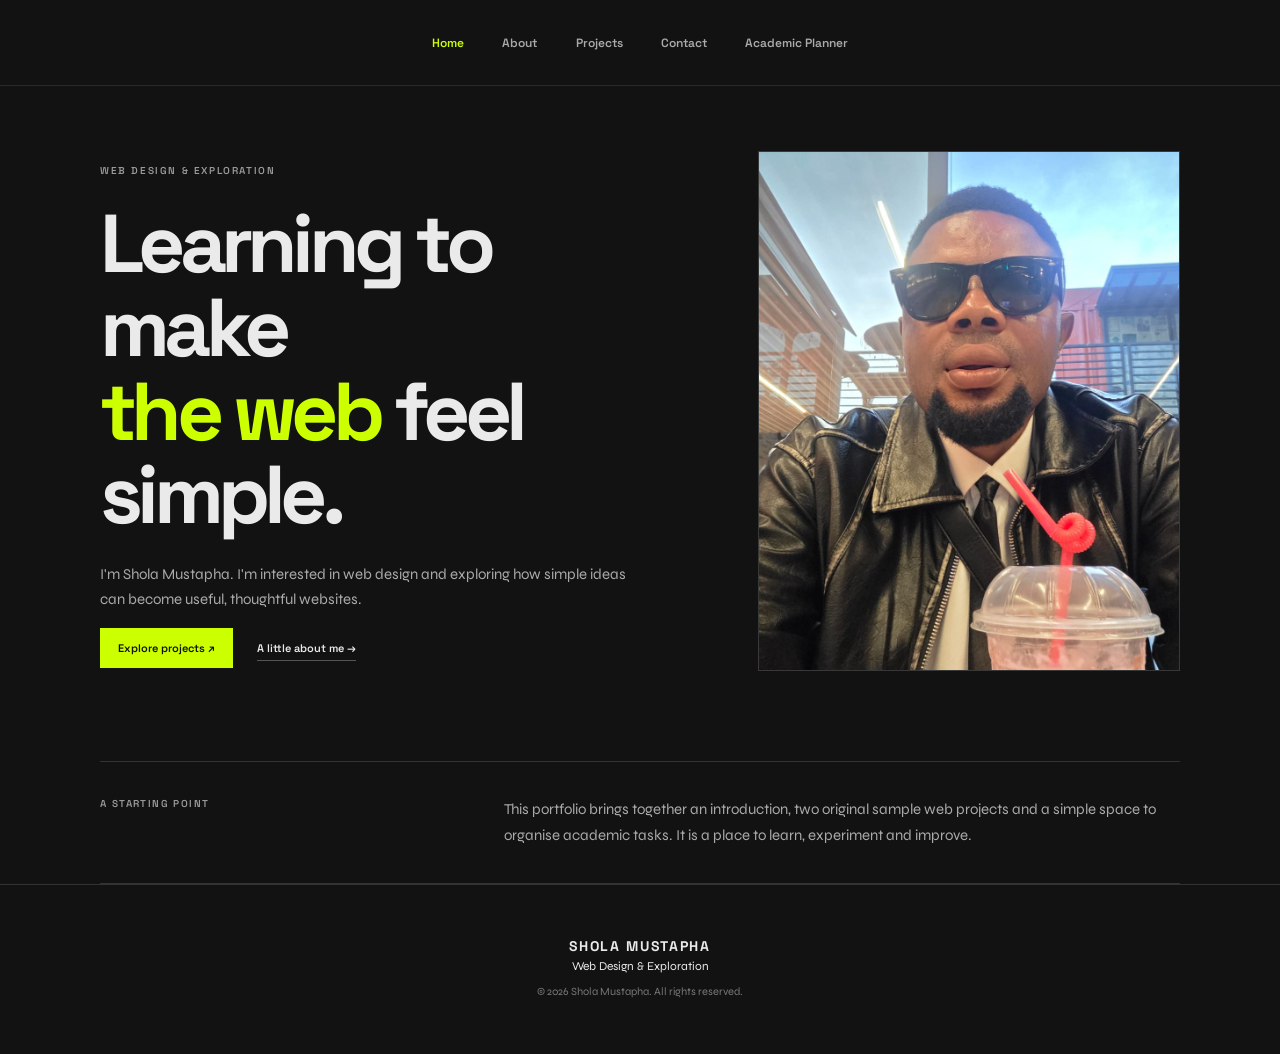
<file: index.html>
<!doctype html>
<html lang="en">
  <head>
    <meta charset="utf-8" />
    <meta name="viewport" content="width=device-width, initial-scale=1" />
    <meta name="theme-color" content="#121212" />
    <link rel="icon" type="image/svg+xml" href="assets/favicon.svg" />
    <link rel="preconnect" href="https://fonts.googleapis.com" />
    <link rel="preconnect" href="https://fonts.gstatic.com" crossorigin />
    <link
      href="https://fonts.googleapis.com/css2?family=Space+Grotesk:wght@400;500;600;700&family=Syne:wght@400;500;600;700&display=swap"
      rel="stylesheet"
    />
    <link rel="stylesheet" href="style.css" />
    <title>Home | Shola Mustapha</title>
  </head>
  <body>
    <header class="site-header">
      <nav class="main-nav" aria-label="Main navigation">
        <a class="active" href="index.html">Home</a
        ><a href="about.html">About</a><a href="projects.html">Projects</a
        ><a href="contact.html">Contact</a
        ><a href="academic-planner.html">Academic Planner</a>
      </nav>
    </header>
    <main class="wrap">
      <section class="hero">
        <div>
          <p class="eyebrow">WEB DESIGN &amp; EXPLORATION</p>
          <h1>Learning to make<br /><em>the web</em> feel simple.</h1>
          <p class="lead">
            I'm Shola Mustapha. I'm interested in web design and exploring how
            simple ideas can become useful, thoughtful websites.
          </p>
          <a class="button lime" href="projects.html">Explore projects ↗</a
          ><a class="underlink" href="about.html">A little about me →</a>
        </div>
        <div class="hero-photo">
          <img
            src="assets/shola-profile.jpeg"
            alt="Portrait of Shola Mustapha"
          />
        </div>
      </section>
      <section class="intro">
        <span> A STARTING POINT </span>
        <p>
          This portfolio brings together an introduction, two original sample
          web projects and a simple space to organise academic tasks. It is a
          place to learn, experiment and improve.
        </p>
      </section>
    </main>
    <footer class="site-footer">
      <strong>SHOLA MUSTAPHA</strong><span>Web Design &amp; Exploration</span
      ><small>© 2026 Shola Mustapha. All rights reserved.</small>
    </footer>
    <script src="script.js"></script>
  </body>
</html>
</file>
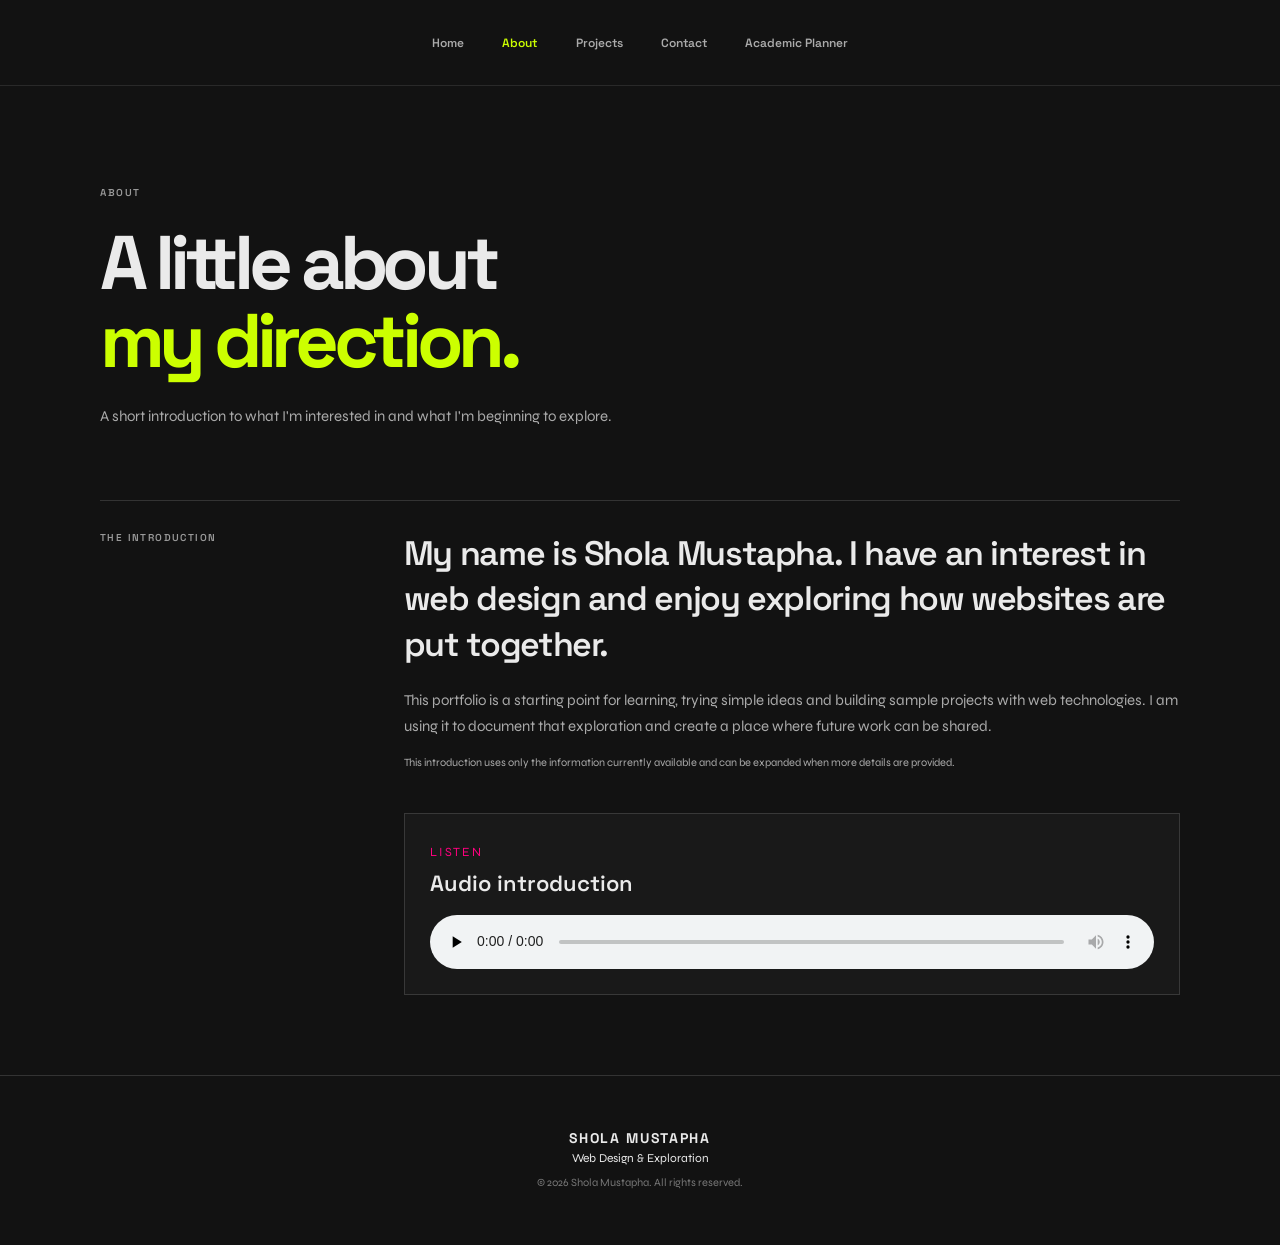
<file: about.html>
<!doctype html>
<html lang="en">
  <head>
    <meta charset="utf-8" />
    <meta name="viewport" content="width=device-width, initial-scale=1" />
    <meta name="theme-color" content="#121212" />
    <link rel="icon" type="image/svg+xml" href="assets/favicon.svg" />
    <link rel="preconnect" href="https://fonts.googleapis.com" />
    <link rel="preconnect" href="https://fonts.gstatic.com" crossorigin />
    <link
      href="https://fonts.googleapis.com/css2?family=Space+Grotesk:wght@400;500;600;700&family=Syne:wght@400;500;600;700&display=swap"
      rel="stylesheet"
    />
    <link rel="stylesheet" href="style.css" />
    <title>About | Shola Mustapha</title>
  </head>
  <body>
    <header class="site-header">
      <nav class="main-nav" aria-label="Main navigation">
        <a href="index.html">Home</a
        ><a class="active" href="about.html">About</a
        ><a href="projects.html">Projects</a><a href="contact.html">Contact</a
        ><a href="academic-planner.html">Academic Planner</a>
      </nav>
    </header>
    <main class="wrap">
      <section class="page-intro">
        <p class="eyebrow">ABOUT</p>
        <h1>A little about<br /><em>my direction.</em></h1>
        <p class="lead">
          A short introduction to what I'm interested in and what I'm beginning
          to explore.
        </p>
      </section>
      <section class="content-grid">
        <small> THE INTRODUCTION</small>
        <div>
          <h2>
            My name is Shola Mustapha. I have an interest in web design and
            enjoy exploring how websites are put together.
          </h2>
          <p>
            This portfolio is a starting point for learning, trying simple ideas
            and building sample projects with web technologies. I am using it to
            document that exploration and create a place where future work can
            be shared.
          </p>
          <p class="muted">
            This introduction uses only the information currently available and
            can be expanded when more details are provided.
          </p>
          <div class="audio-panel">
            <small>LISTEN</small>
            <h3>Audio introduction</h3>
            <audio class="personal-audio" controls preload="none">
              <source src="assets/shola-audio.ogg" type="audio/ogg" />
              Your browser does not support audio playback.
            </audio>
          </div>
        </div>
      </section>
    </main>
    <footer class="site-footer">
      <strong>SHOLA MUSTAPHA</strong><span>Web Design &amp; Exploration</span
      ><small>© 2026 Shola Mustapha. All rights reserved.</small>
    </footer>
    <script src="script.js"></script>
  </body>
</html>
</file>
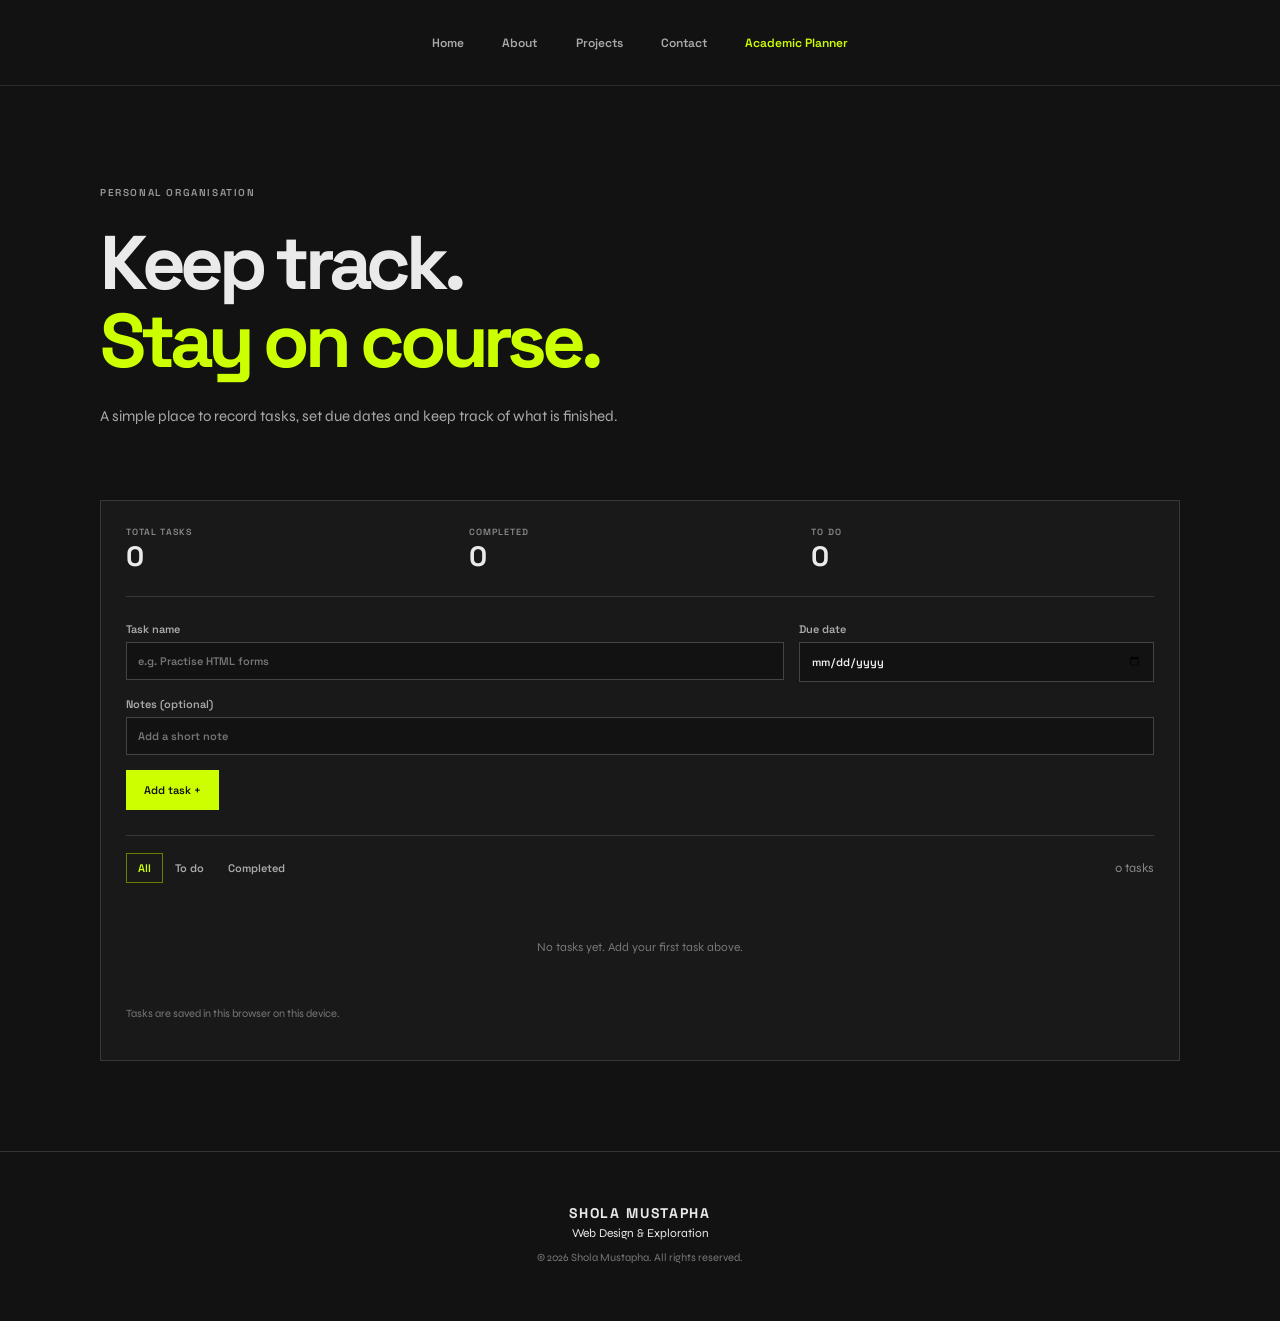
<file: academic-planner.html>
<!doctype html>
<html lang="en">
  <head>
    <meta charset="utf-8" />
    <meta name="viewport" content="width=device-width, initial-scale=1" />
    <meta name="theme-color" content="#121212" />
    <link rel="icon" type="image/svg+xml" href="assets/favicon.svg" />
    <link rel="preconnect" href="https://fonts.googleapis.com" />
    <link rel="preconnect" href="https://fonts.gstatic.com" crossorigin />
    <link
      href="https://fonts.googleapis.com/css2?family=Space+Grotesk:wght@400;500;600;700&family=Syne:wght@400;500;600;700&display=swap"
      rel="stylesheet"
    />
    <link rel="stylesheet" href="style.css" />
    <title>Academic Planner | Shola Mustapha</title>
  </head>
  <body>
    <header class="site-header">
      <nav class="main-nav" aria-label="Main navigation">
        <a href="index.html">Home</a><a href="about.html">About</a
        ><a href="projects.html">Projects</a><a href="contact.html">Contact</a
        ><a class="active" href="academic-planner.html">Academic Planner</a>
      </nav>
    </header>
    <main class="wrap">
      <section class="page-intro">
        <p class="eyebrow">PERSONAL ORGANISATION</p>
        <h1>Keep track.<br /><em>Stay on course.</em></h1>
        <p class="lead">
          A simple place to record tasks, set due dates and keep track of what
          is finished.
        </p>
      </section>
      <section class="planner">
        <div class="stats">
          <div><small>TOTAL TASKS</small><b id="totalCount">0</b></div>
          <div><small>COMPLETED</small><b id="doneCount">0</b></div>
          <div><small>TO DO</small><b id="todoCount">0</b></div>
        </div>
        <form id="taskForm">
          <input type="hidden" id="taskId" /><label
            >Task name<input
              id="taskTitle"
              maxlength="100"
              placeholder="e.g. Practise HTML forms"
              required /></label
          ><label>Due date<input id="taskDue" type="date" /></label
          ><label class="wide"
            >Notes (optional)<input
              id="taskNotes"
              placeholder="Add a short note"
          /></label>
          <div class="wide">
            <button class="button lime" id="saveTask">Add task +</button>
            <button class="button hidden" id="cancelEdit" type="button">
              Cancel edit
            </button>
          </div>
        </form>
        <div class="toolbar">
          <div>
            <button class="filter active" data-filter="all">All</button
            ><button class="filter" data-filter="active">To do</button
            ><button class="filter" data-filter="completed">Completed</button>
          </div>
          <small id="taskCountLabel">0 tasks</small>
        </div>
        <div id="taskList" class="task-list">
          <p class="empty">No tasks yet. Add your first task above.</p>
        </div>
        <p class="muted">Tasks are saved in this browser on this device.</p>
      </section>
    </main>
    <footer class="site-footer">
      <strong>SHOLA MUSTAPHA</strong><span>Web Design &amp; Exploration</span
      ><small>© 2026 Shola Mustapha. All rights reserved.</small>
    </footer>
    <script src="script.js"></script>
  </body>
</html>
</file>
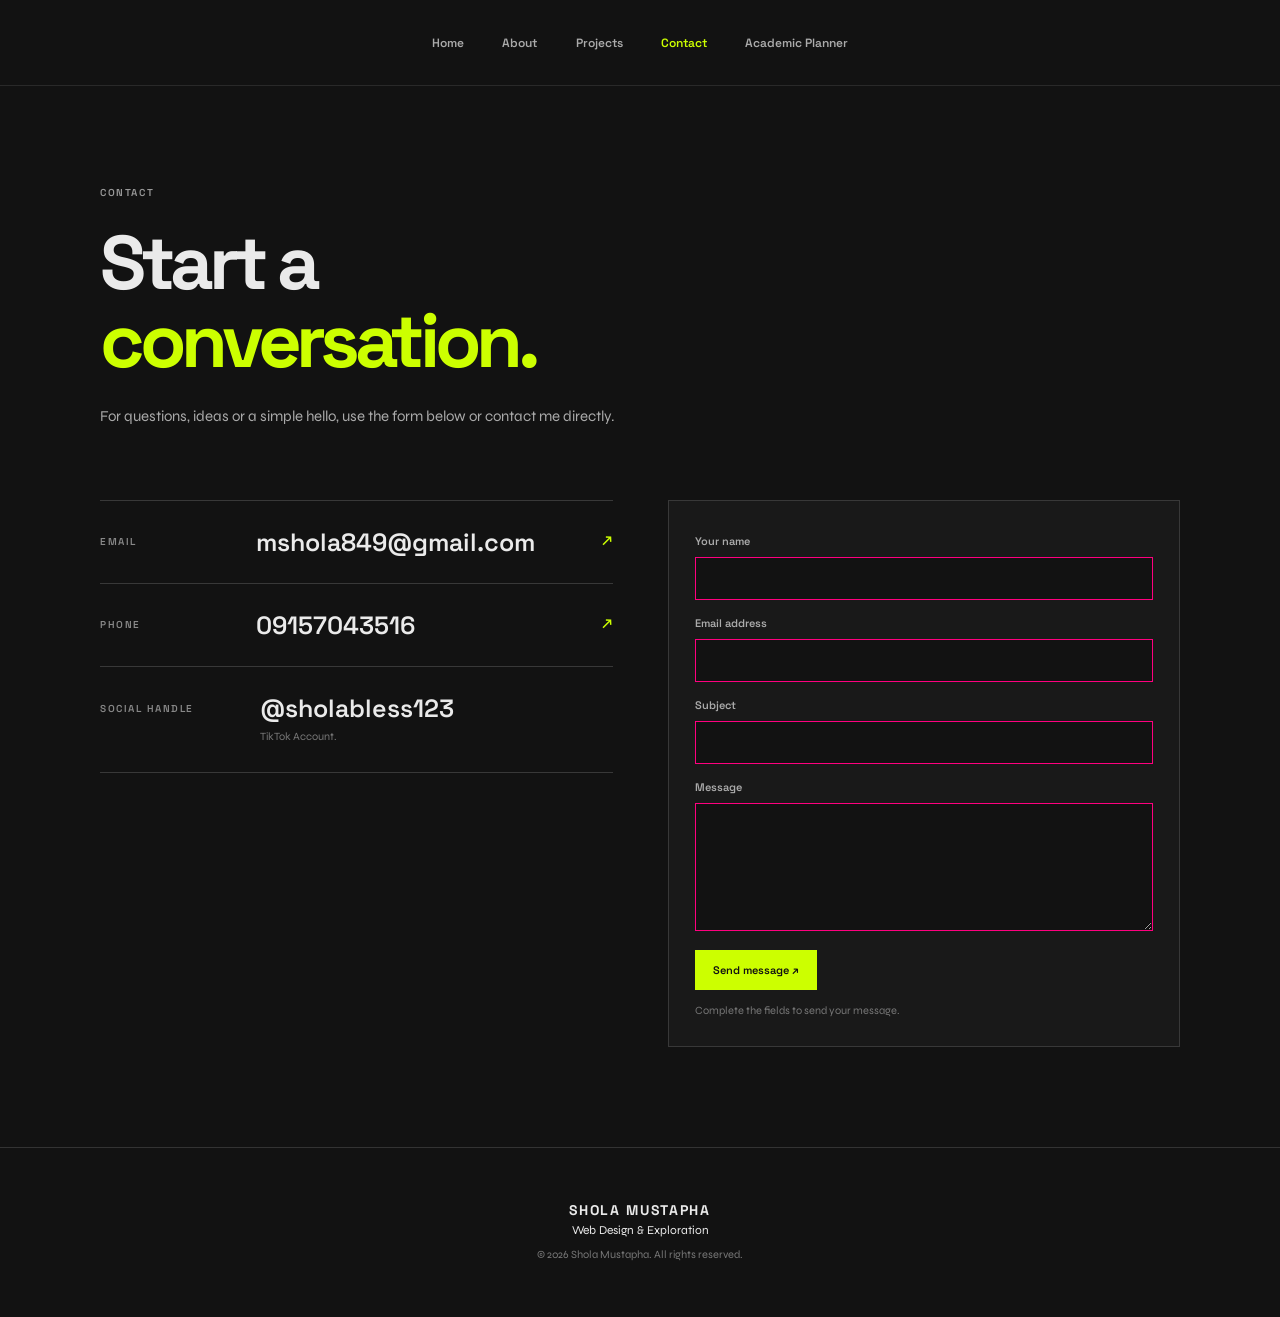
<file: contact.html>
<!doctype html>
<html lang="en">
  <head>
    <meta charset="utf-8" />
    <meta name="viewport" content="width=device-width, initial-scale=1" />
    <meta name="theme-color" content="#121212" />
    <link rel="icon" type="image/svg+xml" href="assets/favicon.svg" />
    <link rel="preconnect" href="https://fonts.googleapis.com" />
    <link rel="preconnect" href="https://fonts.gstatic.com" crossorigin />
    <link
      href="https://fonts.googleapis.com/css2?family=Space+Grotesk:wght@400;500;600;700&family=Syne:wght@400;500;600;700&display=swap"
      rel="stylesheet"
    />
    <link rel="stylesheet" href="style.css" />
    <title>Contact | Shola Mustapha</title>
  </head>
  <body>
    <header class="site-header">
      <nav class="main-nav" aria-label="Main navigation">
        <a href="index.html">Home</a><a href="about.html">About</a
        ><a href="projects.html">Projects</a
        ><a class="active" href="contact.html">Contact</a
        ><a href="academic-planner.html">Academic Planner</a>
      </nav>
    </header>
    <main class="wrap">
      <section class="page-intro">
        <p class="eyebrow">CONTACT</p>
        <h1>Start a<br /><em>conversation.</em></h1>
        <p class="lead">
          For questions, ideas or a simple hello, use the form below or contact
          me directly.
        </p>
      </section>
      <section class="contact-layout">
        <div class="contact-list">
          <a href="mailto:mshola849@gmail.com"
            ><small>EMAIL</small><strong>mshola849@gmail.com</strong><b>↗</b></a
          >
          <a href="tel:09157043516"
            ><small>PHONE</small><strong>09157043516</strong><b>↗</b></a
          >
          <div>
            <small>SOCIAL HANDLE</small>
            <a
              href="https://tiktok.com"
              target="_blank"
              rel="noopener noreferrer"
              class="tiktok-link"
            >
              <strong>@sholabless123</strong>
            </a>
            <p class="muted">TikTok Account.</p>
          </div>
        </div>
        <form class="contact-form" id="contactMessageForm">
          <label for="contactName">Your name</label>
          <input
            id="contactName"
            name="name"
            type="text"
            autocomplete="name"
            minlength="2"
            maxlength="80"
            required
          />
          <label for="contactEmail">Email address</label>
          <input
            id="contactEmail"
            name="email"
            type="email"
            autocomplete="email"
            maxlength="120"
            required
          />
          <label for="contactSubject">Subject</label>
          <input
            id="contactSubject"
            name="subject"
            type="text"
            minlength="3"
            maxlength="120"
            required
          />
          <label for="contactMessage">Message</label>
          <textarea
            id="contactMessage"
            name="message"
            rows="6"
            minlength="10"
            maxlength="2000"
            required
          ></textarea>
          <button class="button lime" type="submit">Send message ↗</button>
          <p
            class="form-feedback muted"
            id="contactFormStatus"
            role="status"
            aria-live="polite"
          >
            Complete the fields to send your message.
          </p>
        </form>
      </section>
    </main>
    <footer class="site-footer">
      <strong>SHOLA MUSTAPHA</strong><span>Web Design &amp; Exploration</span
      ><small>© 2026 Shola Mustapha. All rights reserved.</small>
    </footer>
    <script src="script.js"></script>
  </body>
</html>
</file>
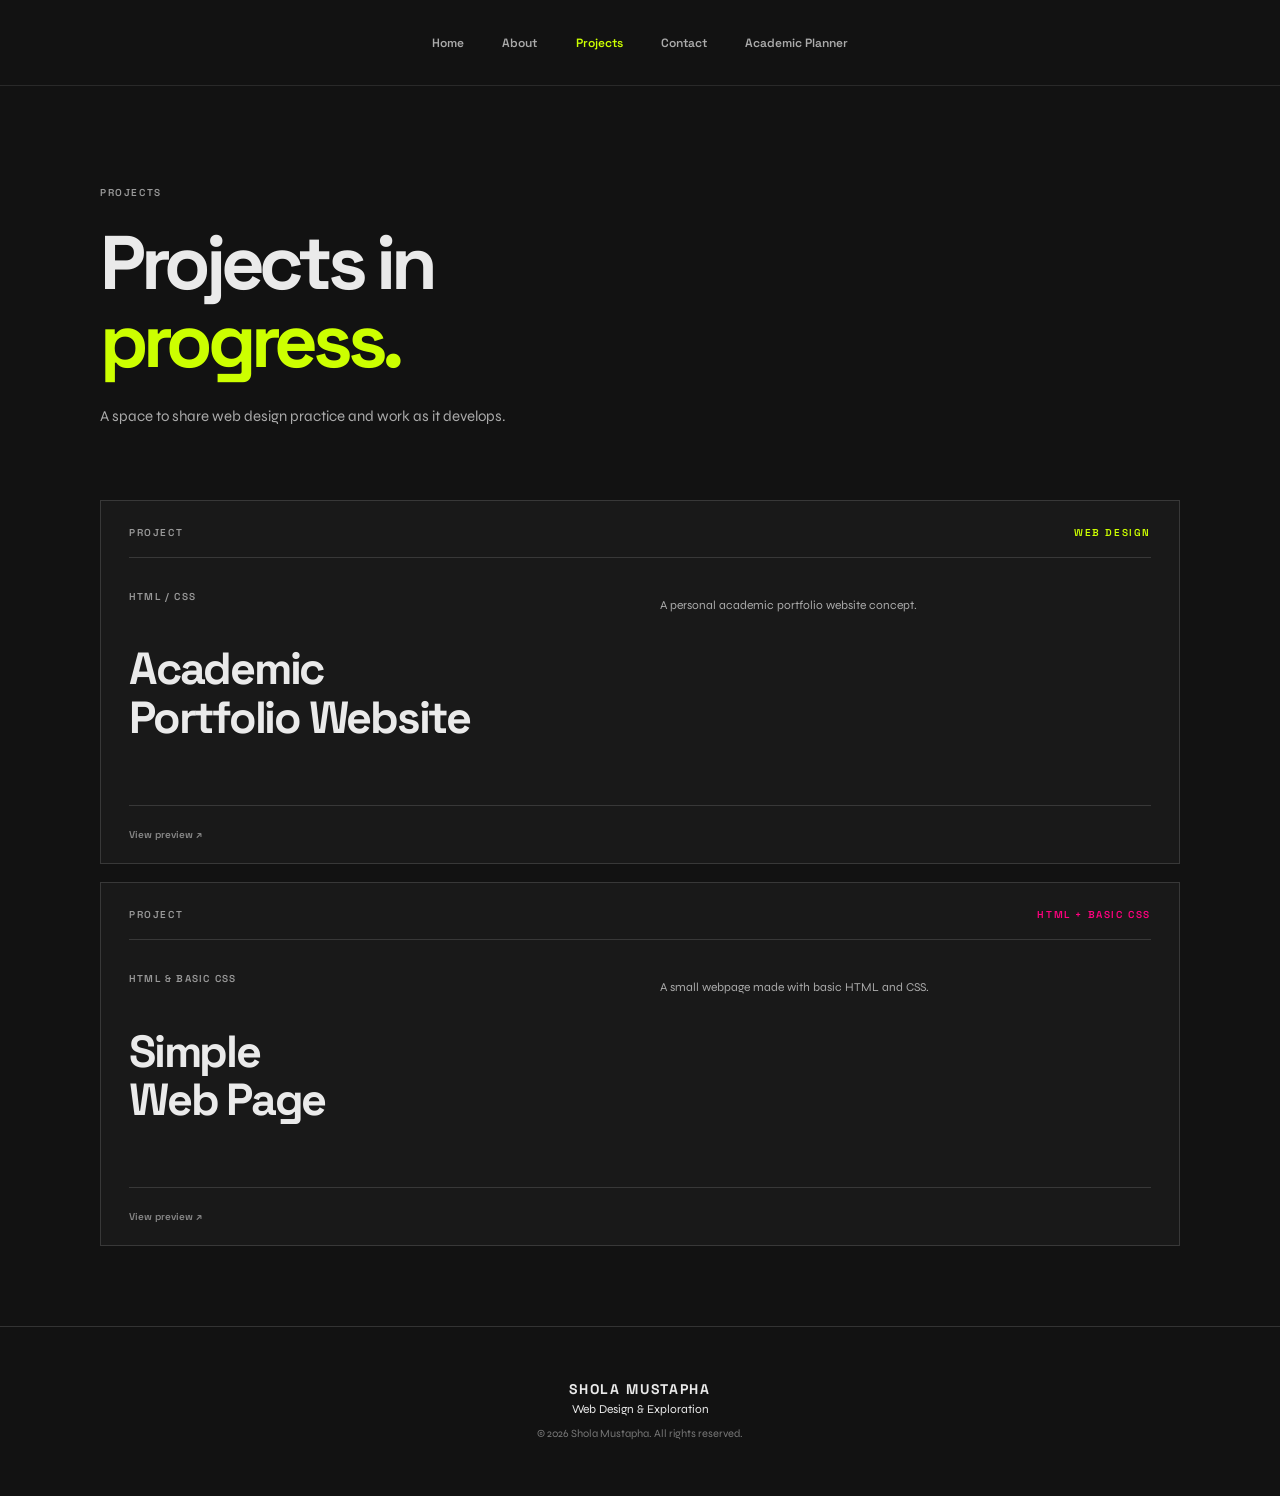
<file: projects.html>
<!doctype html>
<html lang="en">
  <head>
    <meta charset="utf-8" />
    <meta name="viewport" content="width=device-width, initial-scale=1" />
    <meta name="theme-color" content="#121212" />
    <link rel="icon" type="image/svg+xml" href="assets/favicon.svg" />
    <link rel="preconnect" href="https://fonts.googleapis.com" />
    <link rel="preconnect" href="https://fonts.gstatic.com" crossorigin />
    <link
      href="https://fonts.googleapis.com/css2?family=Space+Grotesk:wght@400;500;600;700&family=Syne:wght@400;500;600;700&display=swap"
      rel="stylesheet"
    />
    <link rel="stylesheet" href="style.css" />
    <title>Projects | Shola Mustapha</title>
  </head>
  <body>
    <header class="site-header">
      <nav class="main-nav" aria-label="Main navigation">
        <a href="index.html">Home</a><a href="about.html">About</a
        ><a class="active" href="projects.html">Projects</a
        ><a href="contact.html">Contact</a
        ><a href="academic-planner.html">Academic Planner</a>
      </nav>
    </header>
    <main class="wrap">
      <section class="page-intro">
        <p class="eyebrow">PROJECTS </p>
        <h1>Projects in<br /><em>progress.</em></h1>
        <p class="lead">
          A space to share web design practice and work as it develops.
        </p>
      </section>
      <section class="project-list">
        <a
          class="work-card project-placeholder-card"
          href="assets/first-project.png"
          target="_blank"
          rel="noopener noreferrer"
          aria-label="Open the Academic Portfolio project placeholder in a new tab"
        >
          <div class="topline">
            <span>PROJECT </span><span class="lime-text">WEB DESIGN</span>
          </div>
          <div class="work-grid">
            <div>
              <small>HTML / CSS</small>
              <h2>Academic<br /><em>Portfolio Website</em></h2>
            </div>
            <p>
              A personal academic portfolio website concept.
            </p>
          </div>
          <div class="work-bottom">
            <span>View preview ↗</span>
          </div>
        </a>
        <a
          class="work-card project-placeholder-card"
          href="assets/second-project.png"
          target="_blank"
          rel="noopener noreferrer"
          aria-label="Open the HTML and CSS project placeholder in a new tab"
        >
          <div class="topline">
            <span>PROJECT</span
            ><span class="pink-text">HTML + BASIC CSS</span>
          </div>
          <div class="work-grid">
            <div>
              <small>HTML & BASIC CSS</small>
              <h2>Simple<br /><em>Web Page</em></h2>
            </div>
            <p>
              A small webpage made with basic HTML and CSS.
            </p>
          </div>
          <div class="work-bottom">
           <span>View preview ↗</span>
          </div>
        </a>
      </section>
    </main>
    <footer class="site-footer">
      <strong>SHOLA MUSTAPHA</strong><span>Web Design &amp; Exploration</span
      ><small>© 2026 Shola Mustapha. All rights reserved.</small>
    </footer>
    <script src="script.js"></script>
  </body>
</html>
</file>
<file: style.css>
*{box-sizing:border-box}html{scroll-behavior:smooth}body{margin:0;background:#121212;color:#EAEAEA;font:15px/1.7 Syne,Arial,sans-serif}a{color:inherit;text-decoration:none}button,input{font:inherit}.site-header{height:86px;display:flex;align-items:center;justify-content:center;padding:12px 20px;border-bottom:1px solid #292929}.main-nav{display:flex;justify-content:center;gap:clamp(17px,3vw,43px);flex-wrap:wrap}.main-nav a{font:600 12px "Space Grotesk",Arial;color:#aaa}.main-nav a:hover,.main-nav a.active{color:#CCFF00}.wrap{width:min(1080px,calc(100% - 44px));margin:auto;min-height:calc(100vh - 260px)}.hero{min-height:650px;display:grid;grid-template-columns:1.15fr .85fr;gap:8%;align-items:center;padding:65px 0 90px}.eyebrow,.topline,.project-number{font:600 10px "Space Grotesk",Arial;letter-spacing:.16em;color:#999}.hero h1,.page-intro h1{font:700 clamp(50px,7vw,82px)/1.02 "Space Grotesk",Arial;letter-spacing:-.07em;margin:25px 0}.hero h1 em,.page-intro h1 em,h2 em{font-style:normal;color:#CCFF00}.lead{max-width:550px;color:#aaa}.button{display:inline-block;border:1px solid #555;background:transparent;color:#eee;padding:12px 17px;font:600 11px "Space Grotesk";cursor:pointer}.button.lime{background:#CCFF00;border-color:#CCFF00;color:#121212}.button:disabled{opacity:.35;cursor:not-allowed}.underlink{margin-left:24px;border-bottom:1px solid #555;padding-bottom:5px;font:600 11px "Space Grotesk"}.photo-placeholder{min-height:390px;border:1px dashed #555;background:#191919;display:flex;flex-direction:column;align-items:center;justify-content:center;gap:12px;text-align:center}.photo-placeholder b{width:90px;height:90px;border:1px solid #CCFF00;color:#CCFF00;display:grid;place-items:center;font:600 28px "Space Grotesk"}.photo-placeholder strong{font:600 10px "Space Grotesk";letter-spacing:.15em}.photo-placeholder small,.muted{color:#777;font-size:11px}.photo-placeholder code{color:#CCFF00}.intro{border-block:1px solid #333;padding:35px 0;display:grid;grid-template-columns:.7fr 1.3fr;gap:40px}.intro span,.content-grid>small{font:600 10px "Space Grotesk";letter-spacing:.14em;color:#999}.intro p{margin:0;color:#aaa}.section{padding:85px 0}.section h2{font:700 48px "Space Grotesk";letter-spacing:-.06em;margin:12px 0 30px}.cards{display:grid;grid-template-columns:1fr 1fr;gap:17px}.card{position:relative;display:block;background:#191919;border:1px solid #383838;padding:27px;min-height:205px;transition:border-color .2s}.card:hover,.work-card:hover{border-color:#777}.card small{font:600 10px "Space Grotesk";letter-spacing:.12em;color:#aaa}.card h3{font:600 25px "Space Grotesk";margin:22px 0 5px}.card p{font-size:12px;color:#aaa}.card:last-child h3{color:#FF007F}.site-footer{min-height:170px;border-top:1px solid #333;display:flex;flex-direction:column;align-items:center;justify-content:center;text-align:center;gap:1px;padding:25px}.site-footer strong{font:700 14px "Space Grotesk";letter-spacing:.12em}.site-footer span{font-size:12px}.site-footer small{font-size:11px;color:#777;margin-top:5px}.page-intro{padding:90px 0 55px}.page-intro h1{font-size:clamp(50px,7vw,76px)}.content-grid{border-top:1px solid #333;padding:30px 0 80px;display:grid;grid-template-columns:.5fr 1.5fr;gap:45px}.content-grid h2{font:600 clamp(24px,3vw,34px)/1.35 "Space Grotesk";letter-spacing:-.04em;margin:0 0 20px}.content-grid p{color:#aaa}.audio-panel{margin-top:40px;padding:25px;background:#191919;border:1px solid #383838}.audio-panel>small{color:#FF007F;letter-spacing:.15em}.audio-panel h3{font:600 22px "Space Grotesk";margin:5px 0}.audio-panel p{font-size:12px}.project-list{display:grid;gap:18px;padding-bottom:80px}.work-card{background:#191919;border:1px solid #383838;padding:25px 28px 0}.topline{display:flex;justify-content:space-between;border-bottom:1px solid #383838;padding-bottom:18px}.lime-text{color:#CCFF00}.pink-text{color:#FF007F}.work-grid{display:grid;grid-template-columns:1fr 1fr;gap:40px;padding:25px 0}.work-grid small{font:600 10px "Space Grotesk";letter-spacing:.12em;color:#999}.work-grid h2{font:700 clamp(30px,4vw,45px)/1.08 "Space Grotesk";letter-spacing:-.05em}.work-grid h2 em{color:#EAEAEA}.work-grid p{font-size:12px;color:#aaa}.work-bottom{min-height:58px;border-top:1px solid #383838;display:flex;justify-content:space-between;align-items:center;gap:15px;font:600 10px "Space Grotesk";color:#888}.work-bottom a{color:#CCFF00;font-size:12px}.contact-list{border-top:1px solid #383838;margin-bottom:100px}.contact-list>a,.contact-list>div{padding:25px 0;border-bottom:1px solid #383838;display:grid;grid-template-columns:.6fr 1.4fr auto;gap:15px;align-items:center}.contact-list small{font:600 10px "Space Grotesk";letter-spacing:.15em;color:#888}.contact-list strong{font:600 clamp(17px,2.5vw,25px) "Space Grotesk";overflow-wrap:anywhere}.contact-list b{color:#CCFF00}.contact-list>div p{grid-column:2;margin:-12px 0 0}.planner{background:#191919;border:1px solid #383838;padding:25px;margin-bottom:90px}.stats{display:grid;grid-template-columns:repeat(3,1fr);border-bottom:1px solid #383838;padding-bottom:22px}.stats div{display:flex;flex-direction:column}.stats small{font:600 9px "Space Grotesk";letter-spacing:.12em;color:#888}.stats b{font:700 28px "Space Grotesk"}#taskForm{display:grid;grid-template-columns:1.3fr .7fr;gap:15px;padding:25px 0}#taskForm label{display:flex;flex-direction:column;gap:6px;font:600 11px "Space Grotesk";color:#aaa}#taskForm input:not([type=hidden]){padding:11px;background:#121212;border:1px solid #444;color:#eee;outline:none}#taskForm input:focus{border-color:#CCFF00}.wide{grid-column:1/-1}.hidden{display:none!important}.toolbar{border-top:1px solid #383838;padding:17px 0;display:flex;justify-content:space-between;align-items:center}.filter{background:transparent;border:1px solid transparent;color:#aaa;padding:7px 11px;cursor:pointer;font:600 11px "Space Grotesk"}.filter.active{border-color:#697f00;color:#CCFF00}.toolbar small{color:#888}.task-list{display:grid;gap:8px}.task-item{display:grid;grid-template-columns:auto 1fr auto;gap:12px;align-items:center;padding:14px;border:1px solid #383838;background:#151515}.task-item input{accent-color:#CCFF00}.task-main strong{font:600 13px "Space Grotesk"}.task-main p{margin:3px 0 0;color:#888;font-size:11px}.task-item.completed strong{text-decoration:line-through;color:#777}.task-actions{display:flex;gap:6px}.task-actions button{background:transparent;border:1px solid #444;color:#aaa;padding:6px 9px;cursor:pointer;font-size:10px}.task-actions button:hover{border-color:#CCFF00;color:#CCFF00}.empty{text-align:center;color:#777;padding:25px;font-size:12px}@media(max-width:720px){.site-header{height:auto;min-height:76px}.main-nav{gap:12px 18px}.hero{grid-template-columns:1fr;padding:65px 0;gap:35px}.photo-placeholder{min-height:300px}.intro,.content-grid,.work-grid{grid-template-columns:1fr;gap:18px}.cards{grid-template-columns:1fr}.page-intro{padding-top:65px}.contact-list>a,.contact-list>div{grid-template-columns:1fr auto}.contact-list strong{grid-column:1}.contact-list b{grid-column:2;grid-row:1/3}.contact-list>div p{grid-column:1;margin:0}.work-card{padding:20px 17px 0}.planner{padding:16px}#taskForm{grid-template-columns:1fr}.wide{grid-column:1}.toolbar{align-items:flex-start;flex-direction:column;gap:10px}}@media(max-width:420px){.wrap{width:calc(100% - 32px)}.hero h1,.page-intro h1{font-size:48px}.underlink{display:inline-block;margin:18px 0 0 14px}.task-item{grid-template-columns:auto 1fr}.task-actions{grid-column:2}.work-bottom{align-items:flex-start;flex-direction:column;padding:13px 0}}

/* Client portrait */
.hero-photo{min-height:390px;max-height:520px;overflow:hidden;border:1px solid #383838;background:#191919}
.hero-photo img{display:block;width:100%;height:100%;min-height:390px;max-height:520px;object-fit:cover;object-position:center 35%}
.personal-audio{display:block;width:100%;margin-top:18px;accent-color:#CCFF00}
.contact-layout{display:grid;grid-template-columns:1fr 1fr;gap:55px;margin-bottom:100px;align-items:start}
.contact-form{display:grid;gap:9px;padding:26px;background:#191919;border:1px solid #383838}
.contact-form label{font:600 11px "Space Grotesk";color:#aaa;margin-top:7px}
.contact-form input,.contact-form textarea{width:100%;padding:12px;background:#121212;border:1px solid #444;color:#EAEAEA;font:14px Syne,Arial,sans-serif;outline:none;resize:vertical}
.contact-form input:focus,.contact-form textarea:focus{border-color:#CCFF00}
.contact-form input:invalid:not(:placeholder-shown),.contact-form textarea:invalid:not(:placeholder-shown){border-color:#FF007F}
.contact-form .button{justify-self:start;margin-top:10px}
.form-feedback{font-size:11px;margin:3px 0 0}
.project-placeholder-card{display:block;color:inherit;cursor:pointer}
.project-placeholder-card:hover .work-bottom span:last-child{color:#FF007F}
@media(max-width:760px){.contact-layout{grid-template-columns:1fr;gap:28px}.hero-photo,.hero-photo img{min-height:300px;max-height:430px}}
</file>
